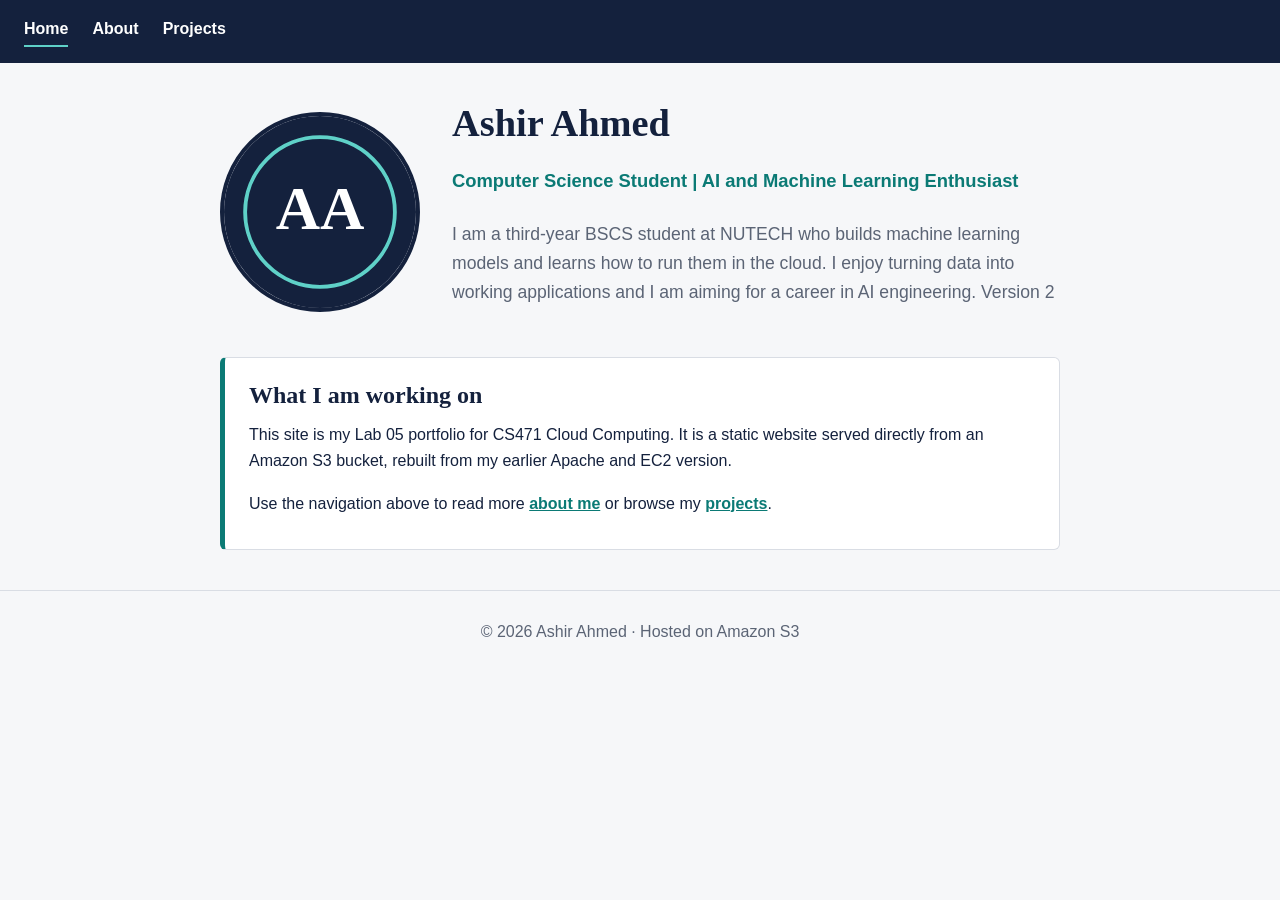
<file: index.html>
<!DOCTYPE html>
<html lang="en">
<head>
  <meta charset="UTF-8">
  <meta name="viewport" content="width=device-width, initial-scale=1">
  <title>Home | Ashir Ahmed</title>
  <link rel="stylesheet" href="style.css">
</head>
<body>
  <nav>
    <a href="index.html" class="active">Home</a>
    <a href="about.html">About</a>
    <a href="projects.html">Projects</a>
  </nav>
  <main>
    <section class="hero">
      <img src="images/profile.svg" alt="Avatar with the initials AA">
      <div>
        <h1>Ashir Ahmed</h1>
        <p class="headline">Computer Science Student | AI and Machine Learning Enthusiast</p>
        <p class="lead">I am a third-year BSCS student at NUTECH who builds machine learning models and learns how to run them in the cloud. I enjoy turning data into working applications and I am aiming for a career in AI engineering. Version 2</p>
      </div>
    </section>
    <section class="card">
      <h2>What I am working on</h2>
      <p>This site is my Lab 05 portfolio for CS471 Cloud Computing. It is a static website served directly from an Amazon S3 bucket, rebuilt from my earlier Apache and EC2 version.</p>
      <p>Use the navigation above to read more <a class="repo" href="about.html">about me</a> or browse my <a class="repo" href="projects.html">projects</a>.</p>
    </section>
  </main>
  <footer>&copy; 2026 Ashir Ahmed &middot; Hosted on Amazon S3</footer>
</body>
</html>
</file>
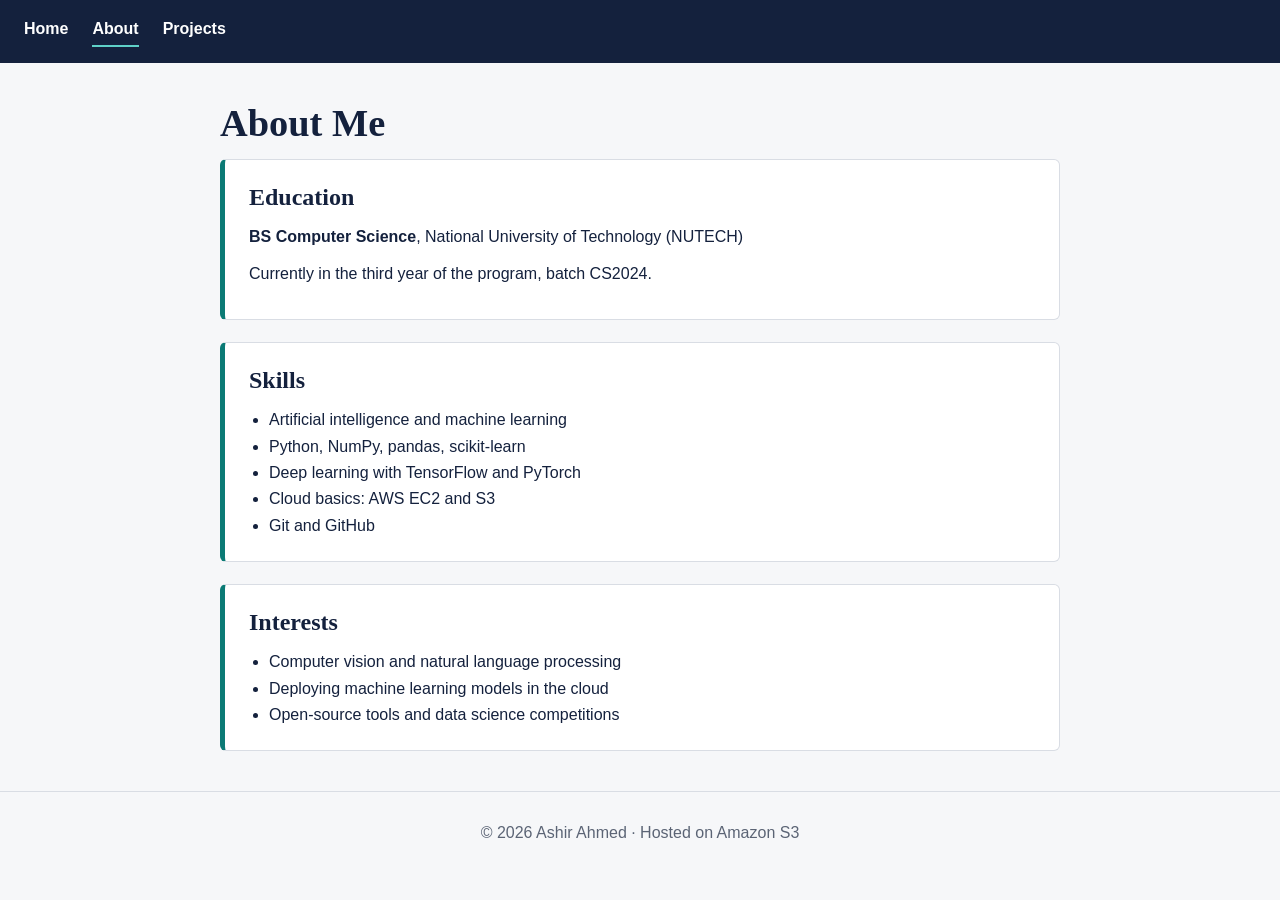
<file: about.html>
<!DOCTYPE html>
<html lang="en">
<head>
  <meta charset="UTF-8">
  <meta name="viewport" content="width=device-width, initial-scale=1">
  <title>About | Ashir Ahmed</title>
  <link rel="stylesheet" href="style.css">
</head>
<body>
  <nav>
    <a href="index.html">Home</a>
    <a href="about.html" class="active">About</a>
    <a href="projects.html">Projects</a>
  </nav>
  <main>
    <h1>About Me</h1>
    <section class="card">
      <h2>Education</h2>
      <p><span class="label">BS Computer Science</span>, National University of Technology (NUTECH)</p>
      <p>Currently in the third year of the program, batch CS2024.</p>
    </section>
    <section class="card">
      <h2>Skills</h2>
      <ul>
        <li>Artificial intelligence and machine learning</li>
        <li>Python, NumPy, pandas, scikit-learn</li>
        <li>Deep learning with TensorFlow and PyTorch</li>
        <li>Cloud basics: AWS EC2 and S3</li>
        <li>Git and GitHub</li>
      </ul>
    </section>
    <section class="card">
      <h2>Interests</h2>
      <ul>
        <li>Computer vision and natural language processing</li>
        <li>Deploying machine learning models in the cloud</li>
        <li>Open-source tools and data science competitions</li>
      </ul>
    </section>
  </main>
  <footer>&copy; 2026 Ashir Ahmed &middot; Hosted on Amazon S3</footer>
</body>
</html>
</file>
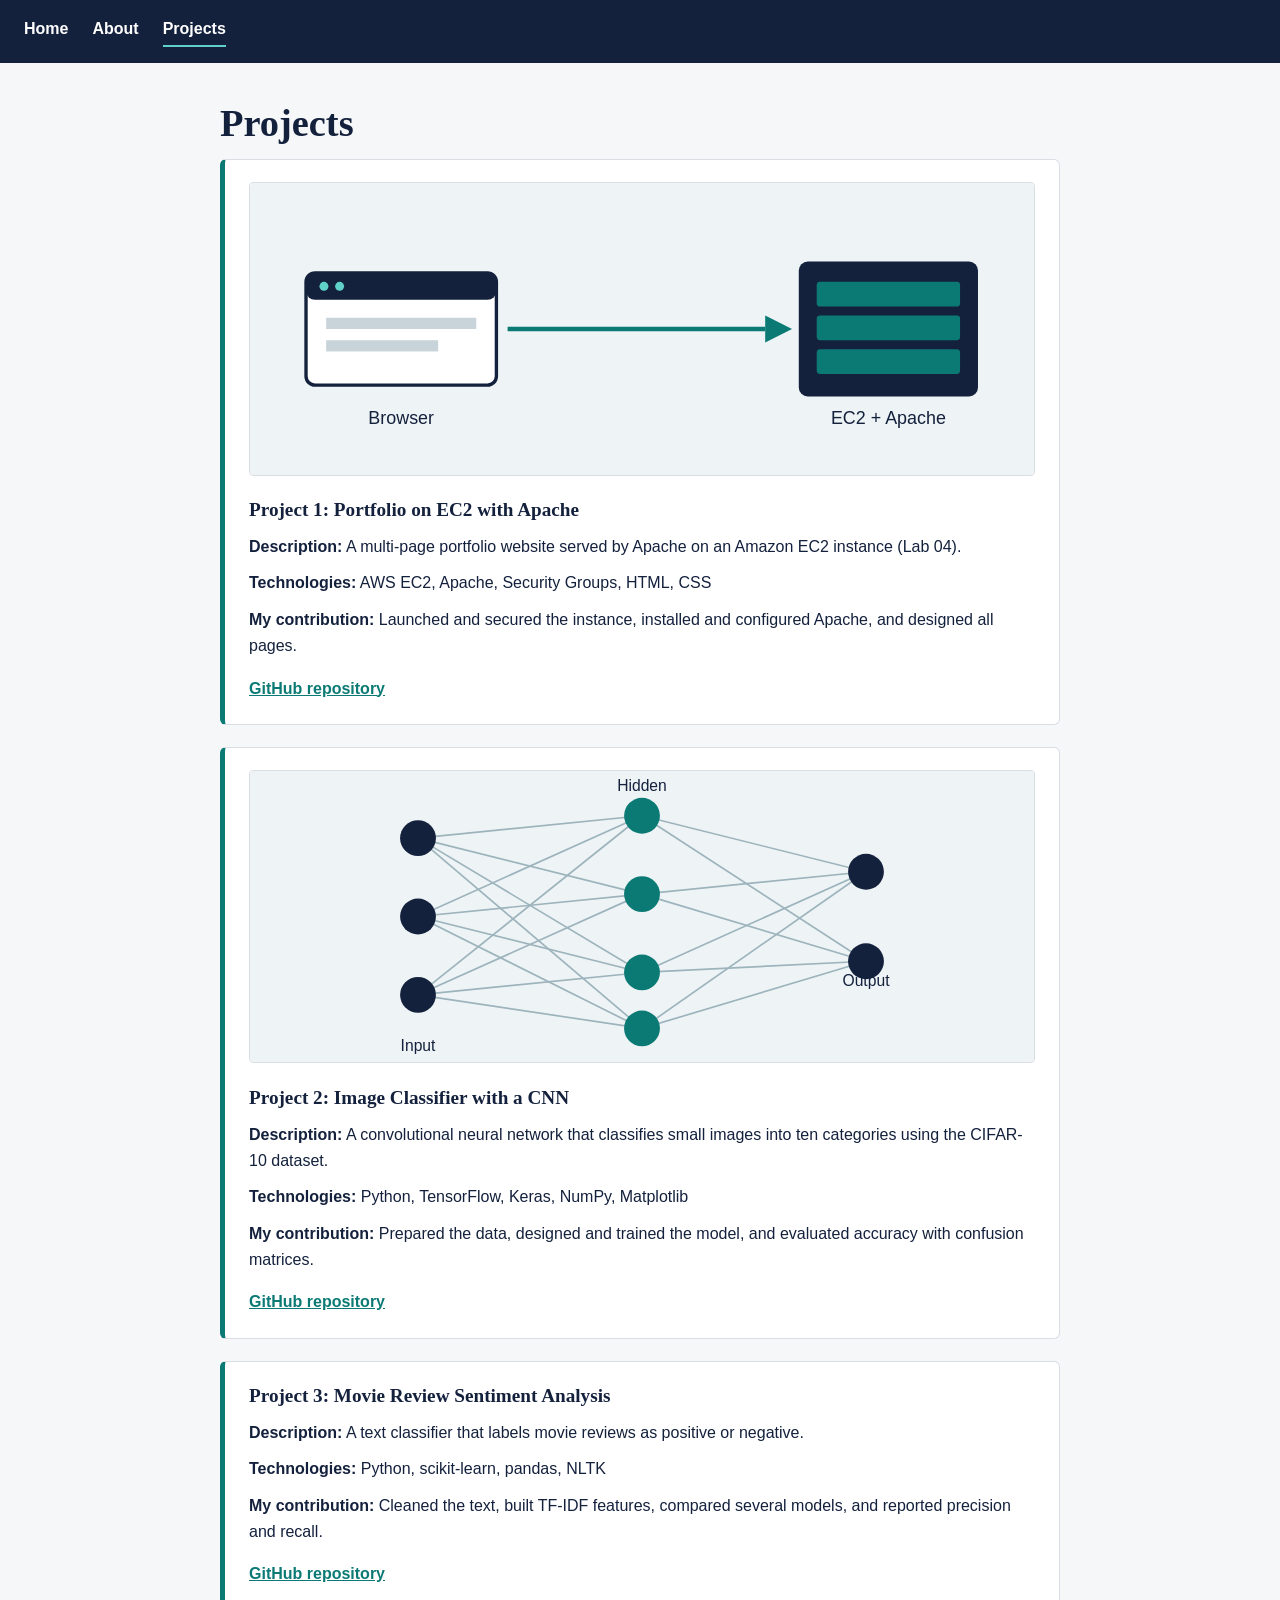
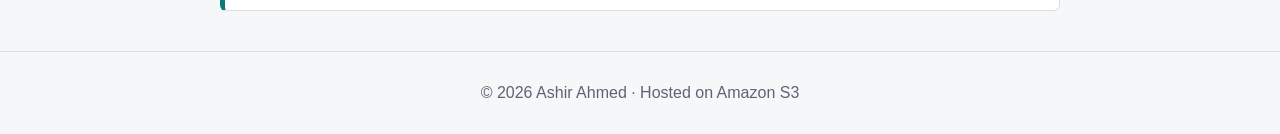
<file: projects.html>
<!DOCTYPE html>
<html lang="en">
<head>
  <meta charset="UTF-8">
  <meta name="viewport" content="width=device-width, initial-scale=1">
  <title>Projects | Ashir Ahmed</title>
  <link rel="stylesheet" href="style.css">
</head>
<body>
  <nav>
    <a href="index.html">Home</a>
    <a href="about.html">About</a>
    <a href="projects.html" class="active">Projects</a>
  </nav>
  <main>
    <h1>Projects</h1>
    <section class="card">
      <img src="images/project-cloud.svg" alt="Diagram of a browser connecting to an EC2 server">
      <h3>Project 1: Portfolio on EC2 with Apache</h3>
      <p><span class="label">Description:</span> A multi-page portfolio website served by Apache on an Amazon EC2 instance (Lab 04).</p>
      <p><span class="label">Technologies:</span> AWS EC2, Apache, Security Groups, HTML, CSS</p>
      <p><span class="label">My contribution:</span> Launched and secured the instance, installed and configured Apache, and designed all pages.</p>
      <a class="repo" href="https://github.com/ashirahmed/ec2-portfolio">GitHub repository</a>
    </section>
    <section class="card">
      <img src="images/project-ml.svg" alt="Diagram of a small neural network with input, hidden, and output layers">
      <h3>Project 2: Image Classifier with a CNN</h3>
      <p><span class="label">Description:</span> A convolutional neural network that classifies small images into ten categories using the CIFAR-10 dataset.</p>
      <p><span class="label">Technologies:</span> Python, TensorFlow, Keras, NumPy, Matplotlib</p>
      <p><span class="label">My contribution:</span> Prepared the data, designed and trained the model, and evaluated accuracy with confusion matrices.</p>
      <a class="repo" href="https://github.com/ashirahmed/cifar10-cnn-classifier">GitHub repository</a>
    </section>
    <section class="card">
      <h3>Project 3: Movie Review Sentiment Analysis</h3>
      <p><span class="label">Description:</span> A text classifier that labels movie reviews as positive or negative.</p>
      <p><span class="label">Technologies:</span> Python, scikit-learn, pandas, NLTK</p>
      <p><span class="label">My contribution:</span> Cleaned the text, built TF-IDF features, compared several models, and reported precision and recall.</p>
      <a class="repo" href="https://github.com/ashirahmed/sentiment-analysis">GitHub repository</a>
    </section>
  </main>
  <footer>&copy; 2026 Ashir Ahmed &middot; Hosted on Amazon S3</footer>
</body>
</html>
</file>
<file: style.css>
:root{--ink:#14213d;--paper:#f6f7f9;--card:#ffffff;--accent:#0b7a75;--muted:#5b6475;--line:#d9dde4}
*{box-sizing:border-box}
body{margin:0;font-family:"Segoe UI",Helvetica,Arial,sans-serif;color:var(--ink);background:var(--paper);line-height:1.65}
nav{background:var(--ink);padding:16px 24px;display:flex;gap:24px;flex-wrap:wrap}
nav a{color:#fff;text-decoration:none;font-weight:600;padding-bottom:3px;border-bottom:2px solid transparent}
nav a:hover,nav a.active{border-bottom-color:#5fd1c8}
nav a:focus-visible,a:focus-visible{outline:3px solid #5fd1c8;outline-offset:3px}
main{max-width:880px;margin:36px auto;padding:0 20px}
h1,h2,h3{font-family:Georgia,"Times New Roman",serif;line-height:1.25;margin:0 0 12px}
h1{font-size:2.4rem}
h2{font-size:1.5rem}
h3{font-size:1.2rem}
.headline{font-size:1.15rem;color:var(--accent);font-weight:600;margin-bottom:24px}
.hero{display:flex;gap:32px;align-items:center;flex-wrap:wrap;margin-bottom:32px}
.hero img{width:200px;height:200px;border-radius:50%;border:4px solid var(--ink)}
.hero div{flex:1;min-width:260px}
.card{background:var(--card);border:1px solid var(--line);border-left:5px solid var(--accent);padding:22px 24px;margin-bottom:22px;border-radius:6px}
.card p{margin:0 0 10px}
.card ul{margin:0;padding-left:20px}
.card img{width:100%;height:auto;border-radius:4px;margin-bottom:14px;border:1px solid var(--line)}
.label{font-weight:700}
.repo{display:inline-block;margin-top:6px;color:var(--accent);font-weight:600}
.repo:hover{text-decoration:underline}
.lead{font-size:1.1rem;color:var(--muted)}
footer{text-align:center;padding:28px 20px;color:var(--muted);border-top:1px solid var(--line);margin-top:40px}
@media(max-width:560px){h1{font-size:1.9rem}.hero{justify-content:center;text-align:center}}
</file>
